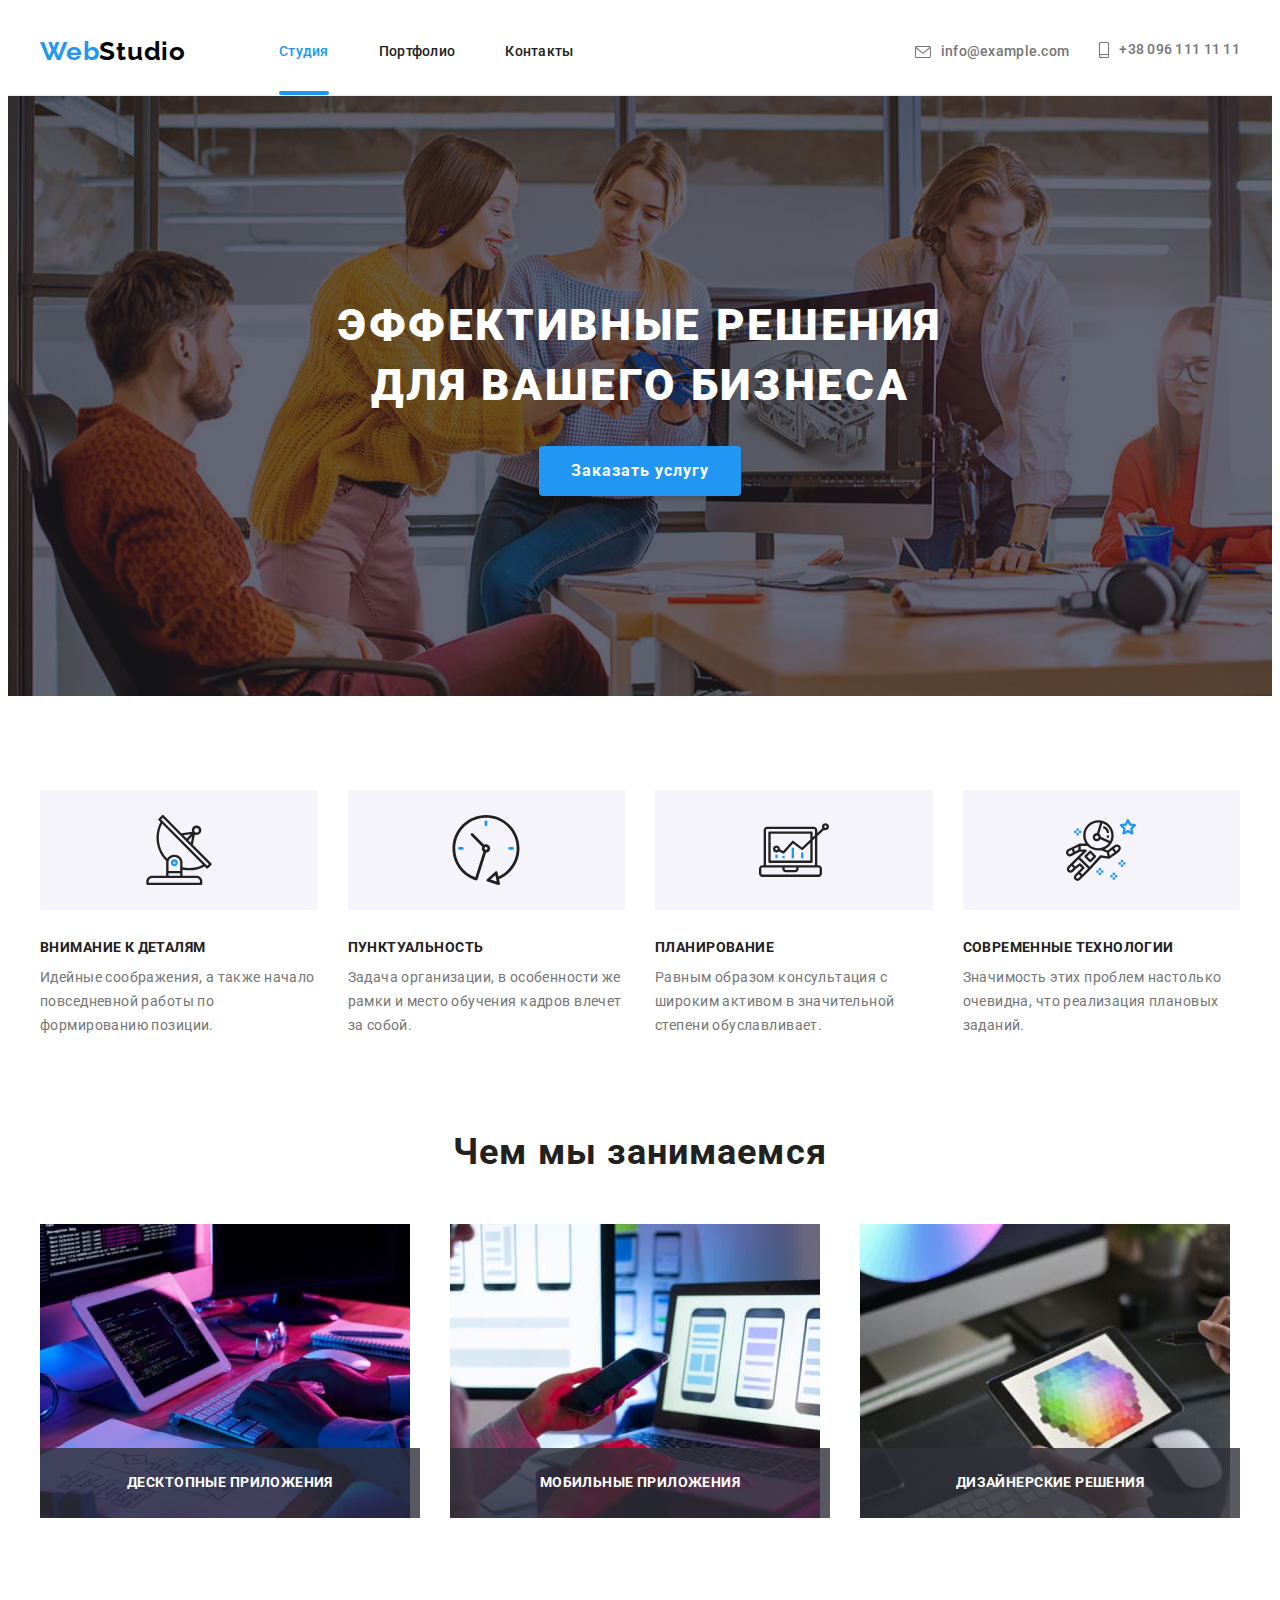
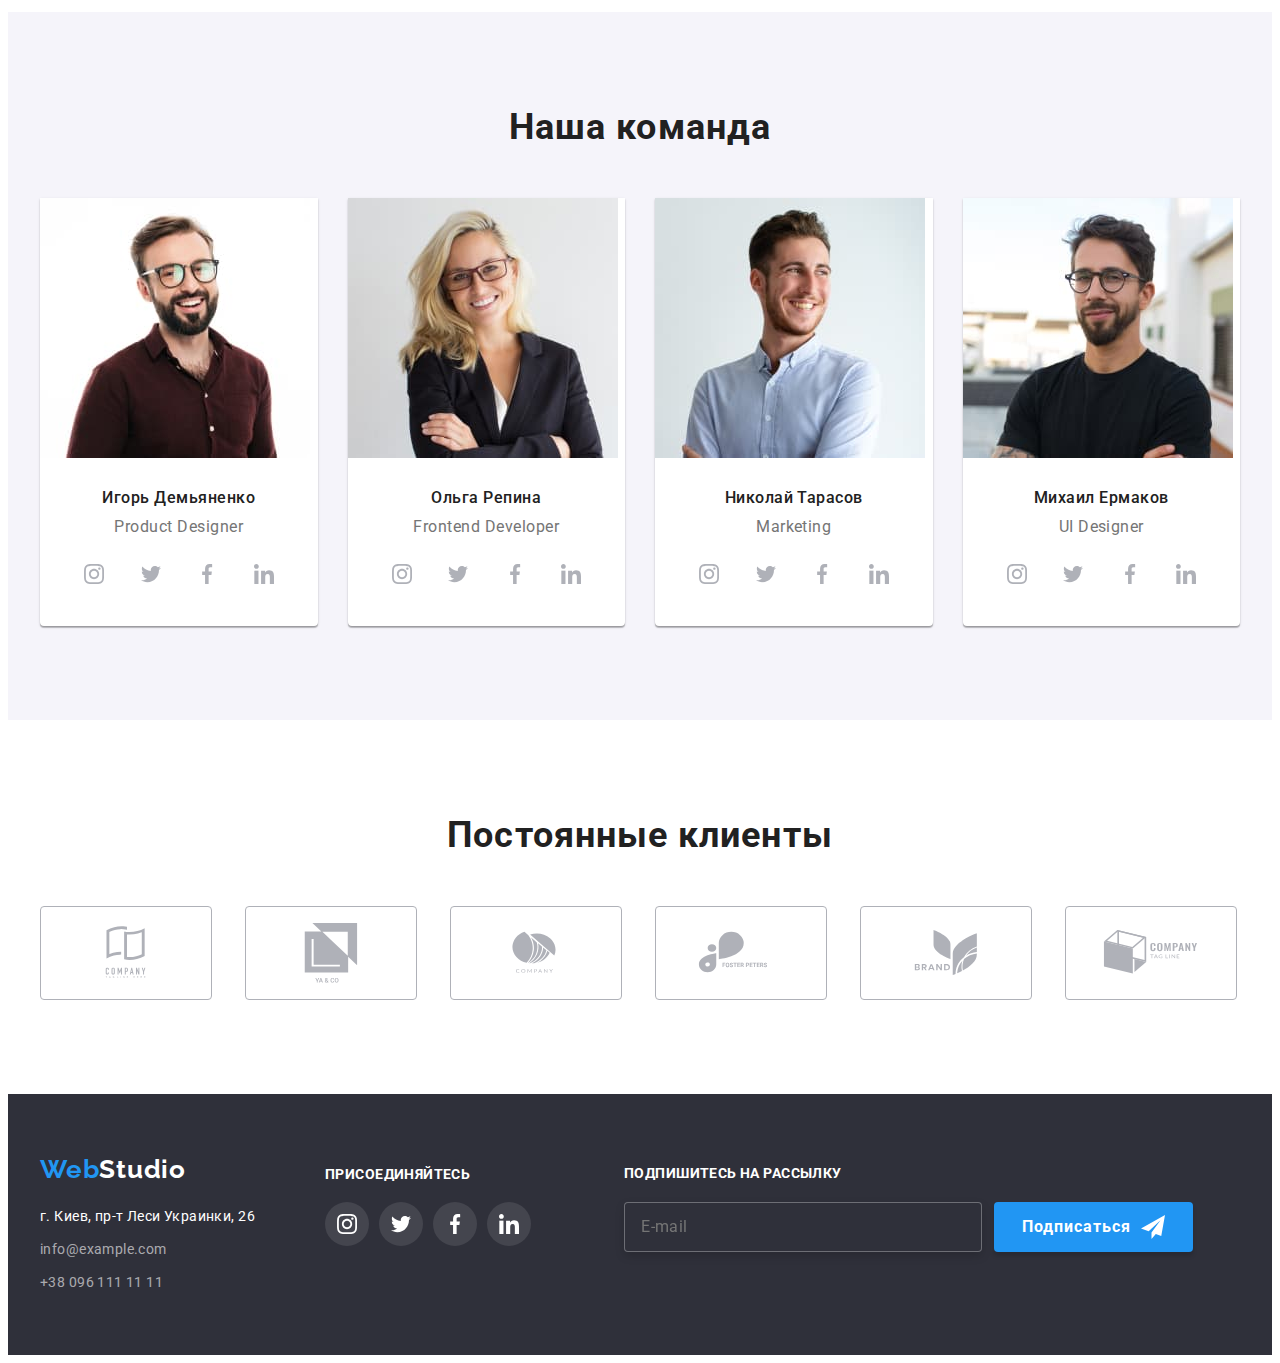
<file: index.html>
<!DOCTYPE html>
<html lang="ru">
<head>
    <meta charset="UTF-8">
    <meta http-equiv="X-UA-Compatible" content="IE=edge">
    <meta name="viewport" content="width=device-width, initial-scale=1.0">
    <title>WebStudio</title>
    <link href="https://fonts.googleapis.com/css2?family=Raleway:wght@700&family=Roboto:wght@400;500;700;900&display=swap" rel="stylesheet">
    <link rel="stylesheet" href="https://cdnjs.cloudflare.com/ajax/libs/modern-normalize/1.1.0/modern-normalize.min.css" integrity="sha512-wpPYUAdjBVSE4KJnH1VR1HeZfpl1ub8YT/NKx4PuQ5NmX2tKuGu6U/JRp5y+Y8XG2tV+wKQpNHVUX03MfMFn9Q==" crossorigin="anonymous" referrerpolicy="no-referrer" />
    <link rel="stylesheet" href="./css/styles.css">
</head>
<body>
    <header class="header">
        <div class="container header-container">
            <nav class="navigation">
                <a href="/" class="logo link">Web<span class="logo-black-part">Studio</span></a>
                <ul class="menu list">
                   <li class="nav-list-item"><a href="./index.html" class="nav-link link current">Студия</a></li> 
                   <li class="nav-list-item"><a href="./portfolio.html" class="nav-link link">Портфолио</a></li>
                   <li class="nav-list-item"><a href="" class="nav-link link">Контакты</a></li>
                </ul>
            </nav>

            <ul class="header-contacts list">
                    <li class="header-contacts-item contacts-email">
                        <a href="mailto:info@example.com" class="contacts link">
                            <svg class="contacts-icon" width="16" height="12">
                                <use href="./img/symbol-defs.svg#icon-envelope"></use>
                            </svg>
                             info@example.com
                        </a>
                    </li>
                    <li class="header-contacts-item">
                        <a href="tel:+380961111111" class="contacts link">
                            <svg class="contacts-icon" width="10" height="16">
                                <use href="./img/symbol-defs.svg#icon-smartphone"></use>
                            </svg>
                            +38 096 111 11 11
                        </a>
                    </li>
            </ul>
        </div>
    </header>

    <main>
        <section class="hero">
            <div class="hero-container container">
                <h1 class="main-title">Эффективные решения<br>для вашего бизнеса</h1>
                <button type="button" class="hero-buttom" data-modal-open>Заказать услугу</button>
            </div>
            
        </section>

        <section class="feature section">
            <div class="feature-container container">
                <h2 class="feature-main-title visually-hidden">Наши преимущества</h2>
                <ul class="feature-container-item list">
                    <li class="feature-container-list">
                        <div class="feature-icon-container">
                            <svg class="feature-icon" width="70" height="70">
                                <use href="./img/symbol-defs.svg#icon-antenna"></use>
                            </svg>
                        </div>
                        <h3 class="feature-title">Внимание к деталям</h3>
                        <p class="feature-description">Идейные соображения, а также начало повседневной работы по формированию позиции.</p>
                    </li>
                    <li class="feature-container-list">
                        <div class="feature-icon-container">
                            <svg width="70" height="70">
                                <use href="./img/symbol-defs.svg#icon-clock"></use>
                            </svg>
                        </div>
                        <h3 class="feature-title">Пунктуальность</h3>
                        <p class="feature-description">Задача организации, в особенности же рамки и место обучения кадров влечет за собой.</p>
                    </li>
                    <li class="feature-container-list">
                        <div class="feature-icon-container">
                            <svg class="feature-icon" width="70" height="70">
                                <use href="./img/symbol-defs.svg#icon-diagram"></use>
                            </svg>
                        </div>
                        <h3 class="feature-title">Планирование</h3>
                        <p class="feature-description">Равным образом консультация с широким активом в значительной степени обуславливает.</p>
                    </li>
                    <li class="feature-container-list">
                        <div class="feature-icon-container">
                            <svg class="feature-icon" width="70" height="70">
                                <use href="./img/symbol-defs.svg#icon-astronaut"></use>
                            </svg>
                        </div>
                        <h3 class="feature-title">Современные технологии</h3>
                        <p class="feature-description">Значимость этих проблем настолько очевидна, что реализация плановых заданий.</p>
                    </li>
                </ul>
            </div>
        </section>
   
        <section class="direction section">
            <div class="direction-container container">
                <h2 class="direction-title">Чем мы занимаемся</h2>
                <ul class="direction-item list">
                    <li class="direction-item-list">
                        <img src="./img/program.jpg" alt="Десктопные приложения" width="370">
                        <p class="direction-item-list-name">Десктопные приложения</p>
                    </li>
                    <li class="direction-item-list">
                        <img src="./img/moby.jpg" alt="Мобильные приложения" width="370">
                        <p class="direction-item-list-name">Мобильные приложения</p>
                    </li>
                    <li class="direction-item-list">
                        <img src="./img/graph.jpg" alt="Дизайнерские решения" width="370">
                        <p class="direction-item-list-name">Дизайнерские решения</p>
                    </li>
                </ul>
            </div>
            
        </section>

        <section class="team section">
            <div class="team-container container">
                <h2 class="team-title">Наша команда</h2>
                <ul class="list team-card-item">
                    <li class="team-card">
                        <img class="team-member-photo" src="./img/demyanenko.jpg" alt="Игорь Демьяненко" width="270">
                        <div class="team-member-wrapper">
                            <h3 class="team-member">Игорь Демьяненко</h3>
                            <p lang="en" class="member-job">Product Designer</p>
                            <ul class="social-list list">
                                <li class="social-list-item">
                                    <a class="social-list-link" href="">
                                        <svg class="social-list-icon" width="20" height="20">
                                            <use href="./img/symbol-defs.svg#icon-instagram"></use>
                                        </svg>      
                                    </a>
                                </li>
                                <li class="social-list-item">
                                    <a class="social-list-link" href="">
                                        <svg class="social-list-icon"  width="20" height="20">
                                            <use href="./img/symbol-defs.svg#icon-twitter"></use>
                                        </svg> 
                                    </a>
                                </li>
                                <li class="social-list-item">
                                    <a class="social-list-link" href="">
                                        <svg class="social-list-icon" width="20" height="20">
                                            <use href="./img/symbol-defs.svg#icon-facebook"></use>
                                        </svg> 
                                    </a>
                                </li>
                                <li class="social-list-item">
                                    <a class="social-list-link" href="">
                                        <svg class="social-list-icon" width="20" height="20">
                                            <use href="./img/symbol-defs.svg#icon-linkedin"></use>
                                        </svg> 
                                    </a>
                                </li>
                            </ul>
                            
                        </div>
                    </li>
                    <li class="team-card">
                        <img class="team-member-photo" src="./img/repina.jpg" alt="Ольга Репина" width="270">
                        <div class="team-member-wrapper">
                            <h3 class="team-member">Ольга Репина</h3>
                            <p lang="en" class="member-job">Frontend Developer</p>
                            <ul class="social-list list">
                                <li class="social-list-item">
                                    <a class="social-list-link" href="">
                                        <svg class="social-list-icon" width="20" height="20">
                                            <use href="./img/symbol-defs.svg#icon-instagram"></use>
                                        </svg>      
                                    </a>
                                </li>
                                <li class="social-list-item">
                                    <a class="social-list-link" href="">
                                        <svg class="social-list-icon"  width="20" height="20">
                                            <use href="./img/symbol-defs.svg#icon-twitter"></use>
                                        </svg> 
                                    </a>
                                </li>
                                <li class="social-list-item">
                                    <a class="social-list-link" href="">
                                        <svg class="social-list-icon" width="20" height="20">
                                            <use href="./img/symbol-defs.svg#icon-facebook"></use>
                                        </svg> 
                                    </a>
                                </li>
                                <li class="social-list-item">
                                    <a class="social-list-link" href="">
                                        <svg class="social-list-icon" width="20" height="20">
                                            <use href="./img/symbol-defs.svg#icon-linkedin"></use>
                                        </svg> 
                                    </a>
                                </li>
                            </ul>
                        </div>
                     
                    </li>  
                    <li class="team-card">                 
                        <img class="team-member-photo" src="./img/tarasov.jpg" alt="Николай Тарасов" width="270">
                        <div class="team-member-wrapper">
                            <h3 class="team-member">Николай Тарасов</h3>
                            <p lang="en" class="member-job">Marketing</p>
                            <ul class="social-list list">
                                <li class="social-list-item">
                                    <a class="social-list-link" href="">
                                        <svg class="social-list-icon" width="20" height="20">
                                            <use href="./img/symbol-defs.svg#icon-instagram"></use>
                                        </svg>      
                                    </a>
                                </li>
                                <li class="social-list-item">
                                    <a class="social-list-link" href="">
                                        <svg class="social-list-icon"  width="20" height="20">
                                            <use href="./img/symbol-defs.svg#icon-twitter"></use>
                                        </svg> 
                                    </a>
                                </li>
                                <li class="social-list-item">
                                    <a class="social-list-link" href="">
                                        <svg class="social-list-icon" width="20" height="20">
                                            <use href="./img/symbol-defs.svg#icon-facebook"></use>
                                        </svg> 
                                    </a>
                                </li>
                                <li class="social-list-item">
                                    <a class="social-list-link" href="">
                                        <svg class="social-list-icon" width="20" height="20">
                                            <use href="./img/symbol-defs.svg#icon-linkedin"></use>
                                        </svg> 
                                    </a>
                                </li>
                            </ul>
                        </div>
                        
                    </li>
                    <li class="team-card">
                        <img class="team-member-photo" src="./img/yermakov.jpg" alt="Михаил Ермаков" width="270">
                        <div class="team-member-wrapper">
                            <h3 class="team-member">Михаил Ермаков</h3>
                            <p lang="en" class="member-job">UI Designer</p>
                            <ul class="social-list list">
                                <li class="social-list-item">
                                    <a class="social-list-link" href="">
                                        <svg class="social-list-icon" width="20" height="20">
                                            <use href="./img/symbol-defs.svg#icon-instagram"></use>
                                        </svg>      
                                    </a>
                                </li>
                                <li class="social-list-item">
                                    <a class="social-list-link" href="">
                                        <svg class="social-list-icon"  width="20" height="20">
                                            <use href="./img/symbol-defs.svg#icon-twitter"></use>
                                        </svg> 
                                    </a>
                                </li>
                                <li class="social-list-item">
                                    <a class="social-list-link" href="">
                                        <svg class="social-list-icon" width="20" height="20">
                                            <use href="./img/symbol-defs.svg#icon-facebook"></use>
                                        </svg> 
                                    </a>
                                </li>
                                <li class="social-list-item">
                                    <a class="social-list-link" href="">
                                        <svg class="social-list-icon" width="20" height="20">
                                            <use href="./img/symbol-defs.svg#icon-linkedin"></use>
                                        </svg> 
                                    </a>
                                </li>
                            </ul>
                        </div>
                        
                    </li>
                </ul>
            </div> 
        </section>

        <section class="clients-section section">
            <div class="clients-container container">
                <h2 class="clients-section-title">Постоянные клиенты</h2>
                <ul class="list clients-list">
                    <li class="clients-list-item">
                        <a href="" class="clients-link">
                            <svg class="clients-logo-icon" width="106" height="60">
                                <use href="./img/symbol-defs.svg#icon-logo"></use>
                            </svg>
                        </a>
                    </li>
                    <li class="clients-list-item">
                        <a href="" class="clients-link">
                            <svg class="clients-logo-icon" width="106" height="60">
                                <use href="./img/symbol-defs.svg#icon-group"></use>
                            </svg>
                        </a>
                    </li>
                    <li class="clients-list-item">
                        <a href="" class="clients-link">
                            <svg class="clients-logo-icon" width="106" height="60">
                                <use href="./img/symbol-defs.svg#icon-logo1"></use>
                            </svg>
                        </a>
                    </li>
                    <li class="clients-list-item">
                        <a href="" class="clients-link">
                            <svg class="clients-logo-icon" width="106" height="60">
                                <use href="./img/symbol-defs.svg#icon-logo2"></use>
                            </svg>
                        </a>
                    </li>
                    <li class="clients-list-item">
                        <a href="" class="clients-link">
                            <svg class="clients-logo-icon" width="106" height="60">
                                <use href="./img/symbol-defs.svg#icon-logo3"></use>
                            </svg>
                        </a>
                    </li>
                    <li class="clients-list-item">
                        <a href="" class="clients-link">
                            <svg class="clients-logo-icon" width="106" height="60">
                                <use href="./img/symbol-defs.svg#icon-logo4"></use>
                            </svg>
                        </a>
                    </li>
                </ul>
            </div>
        </section>

    </main>

    <footer class="footer">
        <div class="footer-container container">
            <div class="footer-container-address">
                <a class="footer-logo link logo" href="./index.html">Web<span class="logo-white-part">Studio</span></a>
                <address>
                    <ul class="list">
                        <li class="footer-contacts-item"><a href="/" target="_blank" class="footer-address link">г. Киев, пр-т Леси Украинки, 26</a></li>
                        <li class="footer-contacts-item"><a href="mailto:info@example.com" class="footer-email link">info@example.com</a></li>
                        <li class="footer-contacts-item"><a href="tel:+380961111111" class="footer-phone link">+38 096 111 11 11</a></li>
                    </ul>
                </address>
            </div>

            <div class="footer-container-social">
                <h3 class="footer-social-title">присоединяйтесь</h3>
                <ul class="social-list list">
                        <li class="footer-social-list-item">
                            <a class="footer-social-list-link" href="">
                                <svg class="footer-social-list-icon" width="20" height="20">
                                    <use href="./img/symbol-defs.svg#icon-instagram"></use>
                                </svg>      
                            </a>
                        </li>
                        <li class="footer-social-list-item">
                            <a class="footer-social-list-link" href="">
                                <svg class="footer-social-list-icon"  width="20" height="20">
                                    <use href="./img/symbol-defs.svg#icon-twitter"></use>
                                </svg> 
                            </a>
                        </li>
                        <li class="footer-social-list-item">
                            <a class="footer-social-list-link" href="">
                                <svg class="footer-social-list-icon" width="20" height="20">
                                    <use href="./img/symbol-defs.svg#icon-facebook"></use>
                                </svg> 
                            </a>
                        </li>
                        <li class="footer-social-list-item">
                            <a class="footer-social-list-link" href="">
                                <svg class="footer-social-list-icon" width="20" height="20">
                                    <use href="./img/symbol-defs.svg#icon-linkedin"></use>
                                </svg> 
                            </a>
                        </li>
                </ul>
            </div>
                
                <form class="footer-mail-form">
                    <p class="footer-form-title">Подпишитесь на рассылку</p>
                    <div class="footer-form-input-wrapper">
                        <input type="email" class="footer-form-input" placeholder="E-mail" name="user-email" required>
                        <button type="submit" class="footer-form-button">
                            Подписаться
                            <svg class="footer-form-icon" height="24" width="24">
                                <use href="./img/symbol-defs.svg#icon-send"></use>
                            </svg>
                        </button>    
                    </div>
                </form>
                
        </div>
   </footer>

   <div class="backdrop is-hidden" data-modal>
       <div class="modal">
            <button type="button" class="modal-close-btn" data-modal-close>
                <svg class="backdrop-close-icon" height="18" width="18">
                   <use href="./img/symbol-defs.svg#icon-close"></use>
                </svg>
            </button>
            <form class="contact-form">
                <p class="backdrop-title">Оставьте свои данные, мы вам перезвоним</p>
                <label class="contact-form-field">
                    <span class="contact-form-field-title">Имя</span> 
                    <span class="contact-form-input-wrapper">
                        <input type="text" name="user-name" class="contact-form-input" required>
                        <svg class="contact-form-icon" height="18" width="18">
                            <use href="./img/symbol-defs.svg#icon-person"></use>
                        </svg>
                    </span>
                </label>

                <label class="contact-form-field">
                    <span class="contact-form-field-title">Телефон</span> 
                    <span class="contact-form-input-wrapper">
                        <input type="tel" name="user-phone" class="contact-form-input" required>
                        <svg class="contact-form-icon" height="18" width="18">
                            <use href="./img/symbol-defs.svg#icon-phone"></use>
                        </svg>
                    </span>
                </label>

                <label class="contact-form-field">
                    <span class="contact-form-field-title">Почта</span> 
                    <span class="contact-form-input-wrapper">
                       <input type="email" name="user-email" class="contact-form-input">
                       <svg class="contact-form-icon" height="18" width="18">
                            <use href="./img/symbol-defs.svg#icon-email"></use>
                        </svg>
                    </span>
                </label>

                <label class="contact-form-field">
                    <span class="contact-form-field-title">Комментарий</span>
                    <textarea class="contact-form-input contact-form-input-message" name="user-message" placeholder="Введите текст"></textarea>
                </label>

                <div class="contact-form-checkbox-wrapper">
                    <input type="checkbox" name="accept-policy" class="contact-form-checkbox visually-hidden" id="policy-checkbox" required />
                    <label for="policy-checkbox" class="contact-form-checkbox-label">Соглашаюсь с рассылкой и принимаю&nbsp;
                        <a class="contract-conditions-link" href="">Условия договора</a>
                    </label>
                </div>

                <button type="submit" class="contact-form-button">Отправить</button>
            </form>
       </div>
    </div>
<script src="./js/modal.js"></script>
</body>
</html>
</file>
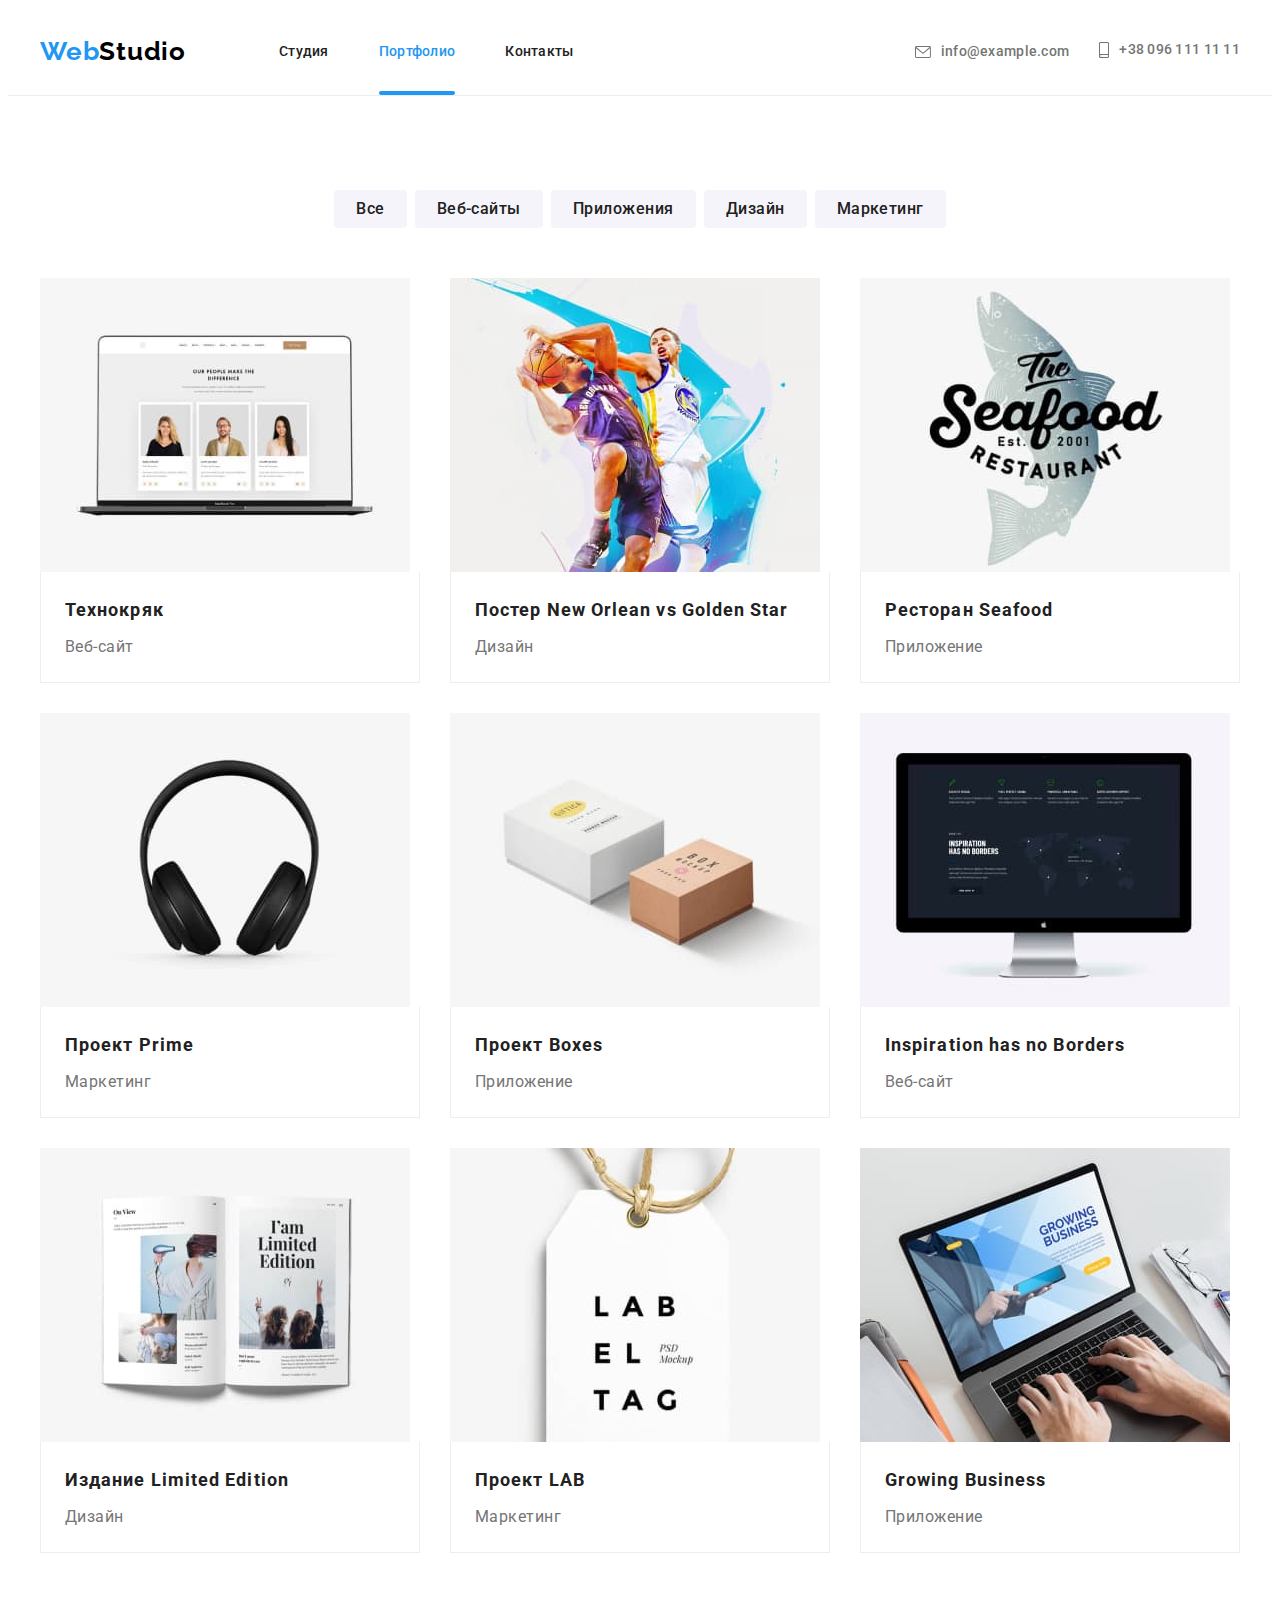
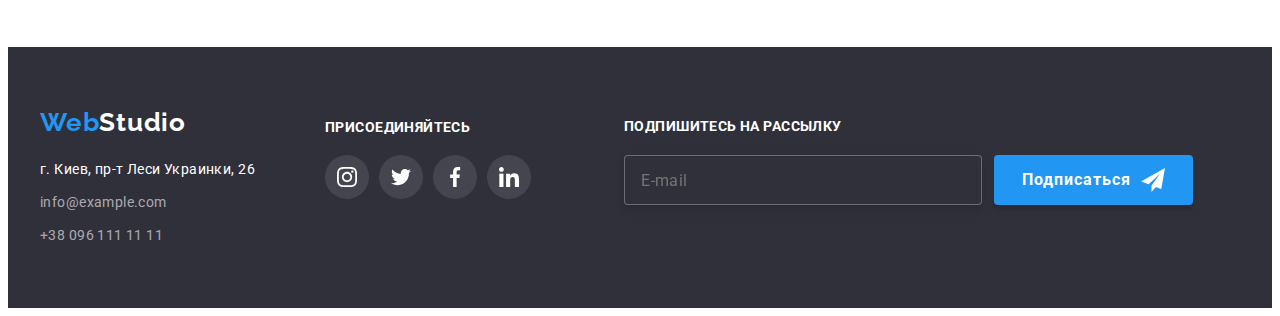
<file: portfolio.html>
<!DOCTYPE html>
<html lang="ru">
<head>
    <meta charset="UTF-8">
    <meta http-equiv="X-UA-Compatible" content="IE=edge">
    <meta name="viewport" content="width=device-width, initial-scale=1.0">
    <title>Portfolio</title>
    <link href="https://fonts.googleapis.com/css2?family=Raleway:wght@700&family=Roboto:wght@400;500;700;900&display=swap" rel="stylesheet">
    <link rel="stylesheet" href="https://cdnjs.cloudflare.com/ajax/libs/modern-normalize/1.1.0/modern-normalize.min.css" integrity="sha512-wpPYUAdjBVSE4KJnH1VR1HeZfpl1ub8YT/NKx4PuQ5NmX2tKuGu6U/JRp5y+Y8XG2tV+wKQpNHVUX03MfMFn9Q==" crossorigin="anonymous" referrerpolicy="no-referrer" />
    <link rel="stylesheet" href="./css/styles.css">
</head>
<body>
    <header class="header">
        <div class="container header-container">
            <nav class="navigation">
                <a href="./index.html" class="logo link">Web<span class="logo-black-part">Studio</span></a>
                <ul class="menu list">
                   <li class="nav-list-item"><a href="./index.html" class="nav-link link">Студия</a></li> 
                   <li class="nav-list-item"><a href="./portfolio.html" class="nav-link link current">Портфолио</a></li>
                   <li class="nav-list-item"><a href="" class="nav-link link">Контакты</a></li>
                </ul>
            </nav>

            <ul class="header-contacts list">
                    <li class="header-contacts-item contacts-email">
                        <a href="mailto:info@example.com" class="contacts link">
                            <svg class="contacts-icon" width="16" height="12">
                                <use href="./img/symbol-defs.svg#icon-envelope"></use>
                            </svg>
                             info@example.com
                        </a>
                    </li>
                    <li class="header-contacts-item">
                        <a href="tel:+380961111111" class="contacts link">
                            <svg class="contacts-icon" width="10" height="16">
                                <use href="./img/symbol-defs.svg#icon-smartphone"></use>
                            </svg>
                            +38 096 111 11 11
                        </a>
                    </li>
            </ul>
        </div>
    </header>

    <main>
        <section class="portfolio section">
            <div class="portfolio-container container">
                <h2 class="portfolio-title visually-hidden">Примеры работ</h2>
                <ul class="portfolio-button-list list">
                    <li class="portfolio-button-item"><button class="portfolio-button" type="button">Все</button></li>
                    <li class="portfolio-button-item"><button class="portfolio-button" type="button">Веб-сайты</button></li>
                    <li class="portfolio-button-item"><button class="portfolio-button" type="button">Приложения</button></li>
                    <li class="portfolio-button-item"><button class="portfolio-button" type="button">Дизайн</button></li>
                    <li class="portfolio-button-item"><button class="portfolio-button" type="button">Маркетинг</button></li>
                </ul> 

                <ul class="portfolio-cards-list list">
                    <li class="portfolio-cards-item">
                        <a href="" class="portfolio-cards-item-link link">
                            <div class="portfolio-cards-img-container">
                                <img src="./img/tehnokryak.jpg" alt="Технокряк" width="370">
                                <p class="overlay">
                                    Технокряк это современная площадка распространения коронавируса. Компании используют эту платформу для цифрового шпионажа и атак на защищённые сервера конкурентов.
                                </p>
                            </div>
                                
                            <div class="portfolio-container-cards-name">
                                <h3 class="project-name">Технокряк</h3>                      
                                <p class="project-type">Веб-сайт</p>
                            </div>
                        </a>
                    </li>
                    <li class="portfolio-cards-item">
                            <a href="" class="portfolio-cards-item-link link">
                                <div class="portfolio-cards-img-container">
                                    <img src="./img/new-orleano-golden-star.jpg" alt="Постер New Orlean vs Golden Star" width="370">
                                    <p class="overlay">
                                        Технокряк это современная площадка распространения коронавируса. Компании используют эту платформу для цифрового шпионажа и атак на защищённые сервера конкурентов.
                                    </p>
                                </div>
                                
                                <div class="portfolio-container-cards-name">
                                    <h3 class="project-name">Постер New Orlean vs Golden Star</h3>                      
                                    <p class="project-type">Дизайн</p>
                                </div>
                            </a>
                        </li>
                        <li class="portfolio-cards-item">
                            <a href="" class="portfolio-cards-item-link link">
                                <div class="portfolio-cards-img-container">
                                    <img src="./img/seafood.jpg" alt="Ресторан Seafood" width="370">
                                    <p class="overlay">
                                        Технокряк это современная площадка распространения коронавируса. Компании используют эту платформу для цифрового шпионажа и атак на защищённые сервера конкурентов.
                                    </p>
                                </div>
                                
                                <div class="portfolio-container-cards-name">
                                    <h3 class="project-name">Ресторан Seafood</h3>                      
                                    <p class="project-type">Приложение</p>
                                </div>
                            </a>
                        </li>
                        <li class="portfolio-cards-item">
                            <a href="" class="portfolio-cards-item-link link">
                                <div class="portfolio-cards-img-container">
                                    <img src="./img/prime.jpg" alt="Проект Prime" width="370">
                                    <p class="overlay">
                                        Технокряк это современная площадка распространения коронавируса. Компании используют эту платформу для цифрового шпионажа и атак на защищённые сервера конкурентов.
                                    </p>
                                </div>
                                
                                <div class="portfolio-container-cards-name">
                                    <h3 class="project-name">Проект Prime</h3>                      
                                    <p class="project-type">Маркетинг</p>
                                </div>
                                
                            </a>
                        </li>
                        <li class="portfolio-cards-item">
                            <a href="" class="portfolio-cards-item-link link">
                                <div class="portfolio-cards-img-container">
                                    <img src="./img/boxes.jpg" alt="Проект Boxes" width="370">
                                    <p class="overlay">
                                        Технокряк это современная площадка распространения коронавируса. Компании используют эту платформу для цифрового шпионажа и атак на защищённые сервера конкурентов.
                                    </p>
                                </div>
                                
                                <div class="portfolio-container-cards-name">
                                    <h3 class="project-name">Проект Boxes</h3>                      
                                    <p class="project-type">Приложение</p>
                                </div>
                                
                            </a>
                        </li>
                        <li class="portfolio-cards-item">
                            <a href="" class="portfolio-cards-item-link link">
                                <div class="portfolio-cards-img-container">
                                    <img src="./img/inspiration-has-no-borders.jpg" alt="Inspiration has no Borders" width="370">
                                    <p class="overlay">
                                        Технокряк это современная площадка распространения коронавируса. Компании используют эту платформу для цифрового шпионажа и атак на защищённые сервера конкурентов.
                                    </p>
                                </div>
                                
                                <div class="portfolio-container-cards-name">
                                    <h3 class="project-name" lang="en">Inspiration has no Borders</h3>                      
                                    <p class="project-type">Веб-сайт</p>
                                </div>
                                
                            </a>
                        </li>
                        <li class="portfolio-cards-item">
                            <a href="" class="portfolio-cards-item-link link">
                                <div class="portfolio-cards-img-container">
                                    <img src="./img/limited-edition.jpg" alt="Издание Limited Edition" width="370">
                                    <p class="overlay">
                                        Технокряк это современная площадка распространения коронавируса. Компании используют эту платформу для цифрового шпионажа и атак на защищённые сервера конкурентов.
                                    </p>
                                </div>
                                
                                <div class="portfolio-container-cards-name">
                                    <h3 class="project-name">Издание Limited Edition</h3>                      
                                    <p class="project-type">Дизайн</p>
                                </div>
                                
                            </a>
                        </li>
                        <li class="portfolio-cards-item">
                            <a href="" class="portfolio-cards-item-link link">
                                <div class="portfolio-cards-img-container">
                                    <img src="./img/lab.jpg" alt="Проект LAB" width="370">
                                    <p class="overlay">
                                        Технокряк это современная площадка распространения коронавируса. Компании используют эту платформу для цифрового шпионажа и атак на защищённые сервера конкурентов.
                                    </p>
                                </div>
                                
                                <div class="portfolio-container-cards-name">
                                    <h3 class="project-name">Проект LAB</h3>                      
                                    <p class="project-type">Маркетинг</p>
                                </div>
                                
                            </a>
                        </li>
                        <li class="portfolio-cards-item">
                            <a href="" class="portfolio-cards-item-link link">
                                <div class="portfolio-cards-img-container">
                                    <img src="./img/growing-business.jpg" alt="Growing Business" width="370">
                                    <p class="overlay">
                                        Технокряк это современная площадка распространения коронавируса. Компании используют эту платформу для цифрового шпионажа и атак на защищённые сервера конкурентов.
                                    </p>
                                </div>
                                
                                <div class="portfolio-container-cards-name">
                                    <h3 class="project-name" lang="en">Growing Business</h3>                      
                                    <p class="project-type">Приложение</p>
                                </div>
                            </a>
                        </li>
                </ul> 
            </div> 
        </section>
        
    </main>

    <footer class="footer">
        <div class="footer-container container">
            <div class="footer-container-address">
                <a class="footer-logo link logo" href="./index.html">Web<span class="logo-white-part">Studio</span></a>
                <address>
                    <ul class="list">
                        <li class="footer-contacts-item"><a href="/" target="_blank" class="footer-address link">г. Киев, пр-т Леси Украинки, 26</a></li>
                        <li class="footer-contacts-item"><a href="mailto:info@example.com" class="footer-email link">info@example.com</a></li>
                        <li class="footer-contacts-item"><a href="tel:+380961111111" class="footer-phone link">+38 096 111 11 11</a></li>
                    </ul>
                </address>
            </div>

            <div class="footer-container-social">
                <h3 class="footer-social-title">присоединяйтесь</h3>
                <ul class="social-list list">
                        <li class="footer-social-list-item">
                            <a class="footer-social-list-link" href="">
                                <svg class="footer-social-list-icon" width="20" height="20">
                                    <use href="./img/symbol-defs.svg#icon-instagram"></use>
                                </svg>      
                            </a>
                        </li>
                        <li class="footer-social-list-item">
                            <a class="footer-social-list-link" href="">
                                <svg class="footer-social-list-icon"  width="20" height="20">
                                    <use href="./img/symbol-defs.svg#icon-twitter"></use>
                                </svg> 
                            </a>
                        </li>
                        <li class="footer-social-list-item">
                            <a class="footer-social-list-link" href="">
                                <svg class="footer-social-list-icon" width="20" height="20">
                                    <use href="./img/symbol-defs.svg#icon-facebook"></use>
                                </svg> 
                            </a>
                        </li>
                        <li class="footer-social-list-item">
                            <a class="footer-social-list-link" href="">
                                <svg class="footer-social-list-icon" width="20" height="20">
                                    <use href="./img/symbol-defs.svg#icon-linkedin"></use>
                                </svg> 
                            </a>
                        </li>
                </ul>
            </div>

            <form class="footer-mail-form">
                    <p class="footer-form-title">Подпишитесь на рассылку</p>
                    <div class="footer-form-input-wrapper">
                        <input type="email" class="footer-form-input" placeholder="E-mail" name="user-email" required>
                        <button type="submit" class="footer-form-button">
                            Подписаться
                            <svg class="footer-form-icon" height="24" width="24">
                                <use href="./img/symbol-defs.svg#icon-send"></use>
                            </svg>
                        </button>    
                    </div>
            </form>
         </div>
   </footer>

</body>
</html>
</file>
<file: css/styles.css>
:root {
    --primary-text-color: #757575;
    --title-text-color:#212121;
    --accent-color:#2196F3;
    --primary-white-color:#FFFFFF;
    --logo-black-color:#000000;
    --hero-background-color:#2F303A;
    --hero-btm-focus:#188CE8;
    --team-background-color:#F5F4FA;
    --footer-email-phone: rgba(255, 255, 255, 0.6);
    }

body {
    background-color: var(--primary-white-color);
    color:var(--primary-text-color) ;
    font-family: Roboto, sans-serif;
    font-style: normal;
    font-weight: 400;
}

h1, h2, h3, h4, h5, h6{
    margin-top: 0;
    margin-bottom: 0;
}

ul, ol, p{
    margin-top: 0;
    margin-bottom: 0;
    padding-left: 0;
}

img {
    display: block;
    max-width: 100%;
    height: auto;
}

.list {
    list-style: none;
}

.link {
    text-decoration: none;
}

/* ------START NAVIGATION------ */

.container {
    width: 1200px;
    padding-left: 15px;
    padding-right: 15px;
    margin-left: auto;
    margin-right: auto;
}
.section{
    padding-top: 94px;
    padding-bottom: 94px;
}

.header{
    padding-top: 24px;
    padding-bottom: 25px;
    border-bottom: 1px solid #ECECEC;
}

.header-container{
    display: flex;
    align-items: center;
    justify-content: space-between;
}

.navigation{
    display: flex;
    align-items: center;
}

.menu{
    display: flex;
    align-items: center;
}

.logo {
    color: var(--accent-color);
    font-family: Raleway;
    font-weight: bold;
    font-size: 26px;
    line-height: 1.19;
    letter-spacing: 0.03em;
    margin-right: 93px;
}

.logo-black-part {
    color: var(--logo-black-color);
}

.logo-white-part{
    color: var(--primary-white-color)
}

.nav-link{
    color: var(--title-text-color);
    font-weight: 500;
    font-size: 14px;
    line-height: 1.14;
    letter-spacing: 0.02em;
    padding-top: 32px;
    padding-bottom: 32px;
    transition: color 250ms cubic-bezier(0.4, 0, 0.2, 1);
    position: relative;
}

.nav-link:hover, .nav-link:focus {
    color: var(--accent-color);
}

.nav-list-item:not(:last-child) {
    margin-right: 50px;
}

.current{
    color: var(--accent-color);
}

.current::after {
    content: "";
    background: var(--accent-color);
    border-radius: 2px;
    height: 4px;
    width: 100%;
    position: absolute;
    left: 0;
    bottom: -4px;
}

.header-contacts{
    display: flex;
    align-items: baseline;
}

.contacts {
    display: flex;
    align-items: center;
    font-weight: 500;
    font-size: 14px;
    line-height: 1.14;
    letter-spacing: 0.02em;
    color: var(--primary-text-color);
    padding-top: 10px;
    padding-bottom: 10px;
    transition: color 250ms cubic-bezier(0.4, 0, 0.2, 1);
}

.contacts-icon {
    fill: currentColor;
    margin-right: 10px;
}

.contacts:hover,
.contacts:focus {
    color: var(--accent-color);
}

.contacts-email{
    margin-right: 30px;
}

/* ------END NAVIGATION------ */

/* ------START HERO------ */

.hero-container{
    display: flex;
    flex-direction: column;
    align-items: center;
}

.hero {
    background-image: linear-gradient(
        rgba(47, 48, 58, 0.4),
        rgba(47, 48, 58, 0.4)
    ),
     url("../img/background.jpg");
    background-repeat: no-repeat;
    background-size: cover;
    background-color: #C4C4C4;
    padding: 200px 0;
    max-width: 1600px;
    margin: 0 auto;
}

.main-title {
    font-weight: 900;
    font-size: 44px;
    line-height: 1.36;
    letter-spacing: 0.06em;
    text-transform: uppercase;
    color: var(--primary-white-color);
    text-align: center;
    margin-bottom: 30px;
}

.hero-buttom {
    font-family: inherit;
    font-weight: bold;
    font-size: 16px;
    line-height: 1.88;
    letter-spacing: 0.06em;
    color: var(--primary-white-color);
    background-color: var(--accent-color);
    cursor: pointer;
    padding-left: 32px;
    padding-right: 32px;
    padding-top: 10px;
    padding-bottom: 10px;
    /* border: 1px solid var(); */
    box-shadow: 0px 4px 4px rgba(0, 0, 0, 0.15);
    border-radius: 4px;
    border: none;
    transition: background-color 250ms cubic-bezier(0.4, 0, 0.2, 1);
}

.hero-buttom:hover, .hero-buttom:focus{
    background-color: var(--hero-btm-focus);
}
/* ------END HERO------ */

/* ------START FEATURE------ */

.visually-hidden{
    position: fixed;
    transform: scale(0);
}

.feature-container-item{
    display: flex;
    flex-wrap: wrap;
    margin-left: -30px;
    margin-top: -30px;
}

.feature-title {
    font-weight: bold;
    font-size: 14px;
    line-height: 1.14;
    letter-spacing: 0.03em;
    text-transform: uppercase;
    color: var(--title-text-color);
    margin-bottom: 10px;
}

.feature-description {
    font-size: 14px;
    line-height: 1.71;
    letter-spacing: 0.03em;
}

.feature-container-list{
    flex-basis: calc((100% - 120px) / 4);
    margin-left: 30px;
    margin-top: 30px;
}
.feature-icon-container{
    background-color:var(--team-background-color);
    margin-bottom: 30px;
    height: 120px;
    display: flex;
    justify-content: center;
    align-items: center;
}

/* ------END FEATURE------ */

/* ------START direction------ */
.direction-item{
    display: flex;
    flex-wrap: wrap;
    margin-left: -30px;
    margin-top: -30px;
}

.direction-item-list{
    margin-left: 30px;
    margin-top: 30px;
    flex-basis: calc((100% - 90px) / 3);
    position: relative;
}

.direction {
    padding-top: 0px;
}

.direction-item-list-name{
    position: absolute;
    background-color: rgba(47, 48, 58, 0.8);
    font-family: 'Roboto';
    font-weight: 700;
    font-size: 14px;
    line-height: 1.14;
    text-align: center;
    letter-spacing: 0.03em;
    text-transform: uppercase;
    color: var(--primary-white-color);
    padding-top: 27px;
    padding-bottom: 27px;
    width: 100%;
    bottom: 0%;
    left: 0%;
}
/* ------END direction------ */

/* ------START TEAM------ */
.team{
    background-color:var(--team-background-color);
}

.team-title{
    margin-bottom: 50px;
    text-align: center;
}

.team-card-item{
    display: flex;
    flex-wrap: wrap;
    margin-left: -30px;
    margin-top: -30px;
}

.team-card{
    background-color: var(--primary-white-color);
    box-shadow: 0px 1px 3px rgba(0, 0, 0, 0.12), 0px 1px 1px rgba(0, 0, 0, 0.14), 0px 2px 1px rgba(0, 0, 0, 0.2);
    border-radius: 0px 0px 4px 4px;
    flex-basis: calc((100% - 120px) / 4);
    margin-left: 30px;
    margin-top: 30px;
}

.direction-title, .team-title, .feature-main-title, .portfolio-title, .clients-section-title {
    font-weight: bold;
    font-size: 36px;
    line-height: 1.17;
    letter-spacing: 0.03em;
    color: var(--title-text-color);
    text-align: center;
    margin-bottom: 50px;
}

.team-member {
    font-weight: 500;
    font-size: 16px;
    line-height: 1.19;
    letter-spacing: 0.03em;
    color: var(--title-text-color);
    margin-bottom: 10px;
    text-align: center;
}

.member-job{
    font-size: 16px;
    line-height: 1.19;
    letter-spacing: 0.03em;
    text-align: center;
    margin-bottom: 16px;
}

.team-member-wrapper{
    padding-top: 30px;
    padding-bottom: 30px;
}

.social-list {
    display: flex;
    justify-content: space-between;
}

.team-member-wrapper{
    padding-left: 32px;
    padding-right: 32px;
    padding-bottom: 30px;
}

.social-list-icon {
  fill: #AFB1B8;
  transition: fill 250ms cubic-bezier(0.4, 0, 0.2, 1);
}

.social-list-link{
    width: 44px;
    height: 44px;
    background-color: var(--primary-white-color);
    border-radius: 50%;
    display: flex;
    justify-content: center;
    align-items: center;
    transition: background-color 250ms cubic-bezier(0.4, 0, 0.2, 1);
}

.social-list-link:hover .social-list-icon,
.social-list-link:focus .social-list-icon {
    fill: var(--primary-white-color);
}

.social-list-link:hover,
.social-list-link:focus {
    background-color: var(--accent-color);
}

/* ------END TEAM------ */

/* ------START Clients Section------ */

.clients-list{
    display: flex;
    flex-wrap: wrap;
    margin-left: -30px;
    margin-top: -30px;
}

.clients-list-item{
    margin-left: 30px;
    margin-top: 30px;
    flex-basis: calc((100% - 180px) / 6); 
}

.clients-logo-icon {
    fill: #AFB1B8;
    transition: fill 250ms cubic-bezier(0.4, 0, 0.2, 1);
}

.clients-link{
border: 1px solid #AFB1B8;
border-radius: 4px;
display: flex;
justify-content: center;
align-items: center;
width: 170px;
height: 92px;
transition: border 250ms cubic-bezier(0.4, 0, 0.2, 1);
}

.clients-link:hover,
.clients-link:focus{
    border: 1px solid #2196F3;
}

.clients-link:hover .clients-logo-icon,
.clients-link:focus .clients-logo-icon{
    fill: #2196F3;
}

/* ------END Clients Section------ */


/* ------START FOOTER------ */
.footer{
    background-color: var(--hero-background-color);
    padding: 60px 0;
}
    
.footer-address{
    font-size: 14px;
    line-height: 1.71;
    letter-spacing: 0.03em;
    color: var(--primary-white-color);
    font-style: normal;
    transition: color 250ms cubic-bezier(0.4, 0, 0.2, 1);
   }

.footer-email, .footer-phone {
    font-style: normal;
    font-size: 14px;
    line-height: 1.71;
    letter-spacing: 0.03em;
    color: var(--footer-email-phone);
    transition: color 250ms cubic-bezier(0.4, 0, 0.2, 1);
}

.footer-email:hover, .footer-email:focus, .footer-phone:hover, .footer-phone:focus, .footer-address:hover, .footer-address:focus {
    color: var(--accent-color);    
}

.footer-container{
    display: flex; 
}

.footer-container-address{
    display: flex; 
    flex-direction:column;   
    margin-right: 70px;
}

.footer-logo{
    margin-bottom: 20px;
    margin-right: 0px;
}

.footer-contacts-item:not(:last-child){
    margin-bottom: 9px;
}

.footer-social-title{
    font-family: Roboto;
    font-style: normal;
    font-weight: bold;
    font-size: 14px;
    line-height: 16px;
    letter-spacing: 0.03em;
    text-transform: uppercase;
    color: var(--primary-white-color);
    margin-bottom: 20px;
}

.footer-container-social{
    display: flex;
    flex-direction: column;
    padding-top: 12px;
    margin-right: 93px;
}

.footer-social-list-link{
    width: 44px;
    height: 44px;
    background: rgba(255, 255, 255, 0.1);;
    border-radius: 50%;
    display: flex;
    justify-content: center;
    align-items: center;
    transition: background-color 250ms cubic-bezier(0.4, 0, 0.2, 1);
}

.footer-social-list-icon {
    fill: var(--primary-white-color);
    transition: fill 250ms cubic-bezier(0.4, 0, 0.2, 1);
}

.footer-social-list-item:not(:last-child){
    margin-right: 10px;
}

.footer-social-list-link:hover .social-list-icon,
.footer-social-list-link:focus .social-list-icon {
    fill: var(--primary-white-color);
}

.footer-social-list-link:hover,
.footer-social-list-link:focus {
    background-color: var(--accent-color);
}

.footer-mail-form{
    padding-top: 12px;
    display: flex;
    flex-direction: column;
}

.footer-form-title{
    display: flex;
    font-family: 'Roboto';
    font-style: normal;
    font-weight: 700;
    font-size: 14px;
    line-height: 1.14;
    letter-spacing: 0.03em;
    text-transform: uppercase;
    color: var(--primary-white-color);
    margin-bottom: 20px;
}

.footer-form-input-wrapper{
    display: flex;
    justify-content: space-between;
    align-items: center;
}

.footer-form-input{
    width: 358px;
    height: 50px;
    border: 1px solid rgba(255, 255, 255, 0.3);
    box-sizing: border-box;
    filter: drop-shadow(0px 4px 4px rgba(0, 0, 0, 0.15));
    border-radius: 4px;
    background-color: #2F303A;
    font-family: 'Roboto';
    font-style: normal;
    font-weight: 400;
    font-size: 16px;
    line-height: 1.25;
    letter-spacing: 0.03em;
    color: rgba(255, 255, 255, 0.6);
    padding: 15px 16px;
    margin-right: 12px;
}

.footer-form-button{
    display: flex;
    align-items: center;
    justify-content: space-between;
    border: none;
    padding: 10px 28px;
    background: var(--accent-color);
    box-shadow: 0px 4px 4px rgba(0, 0, 0, 0.15);
    border-radius: 4px;
    font-family: 'Roboto';
    font-style: normal;
    font-weight: 700;
    font-size: 16px;
    line-height: 1.875;
    letter-spacing: 0.06em;
    color: var(--primary-white-color);
    cursor: pointer;
    transition: background-color 250ms cubic-bezier(0.4, 0, 0.2, 1);
}

.footer-form-icon{
    margin-left: 10px;
}

.footer-form-button:focus,
.footer-form-button:hover{
    background-color: #188CE8;
}

/* ------END FOOTER------ */

/* ------START PORTFOLIO------ */

.portfolio-button-list{
    display: flex;
    margin-bottom: 50px;
   justify-content: center;

}
.portfolio-button {
    font-family: inherit;
    font-weight: 500;
    font-size: 16px;
    line-height: 1.63;
    letter-spacing: 0.03em;
    color: var(--title-text-color);
    background-color: var(--team-background-color);
    cursor: pointer;
    padding-left: 22px;
    padding-right: 22px;
    padding-top: 6px;
    padding-bottom: 6px;
    border-radius: 4px;
    border: none;
    transition: color 250ms cubic-bezier(0.4, 0, 0.2, 1), background-color 250ms cubic-bezier(0.4, 0, 0.2, 1), box-shadow 250ms cubic-bezier(0.4, 0, 0.2, 1);
}

.portfolio-button-item:not(:last-child){
    margin-right:8px;
}

.portfolio-button:hover, .portfolio-button:focus {
    background-color: var(--accent-color);
    color: var(--primary-white-color);
    box-shadow: 0px 3px 1px rgba(0, 0, 0, 0.1), 0px 1px 2px rgba(0, 0, 0, 0.08), 0px 2px 2px rgba(0, 0, 0, 0.12);
}

.portfolio-cards-list{
    background-color: var(--primary-white-color);
    display: flex;
    flex-wrap: wrap;
    margin-top: -30px;  
    margin-left: -30px;
}

.portfolio-cards-item{
    flex-basis: calc((100% - 90px) / 3);
    margin-left: 30px;
    margin-top: 30px;
    transition: box-shadow 250ms cubic-bezier(0.4, 0, 0.2, 1)
}

.portfolio-cards-item:hover,
.portfolio-cards-item:focus{
    box-shadow: 0px 3px 1px rgba(0, 0, 0, 0.1), 0px 1px 2px rgba(0, 0, 0, 0.08), 0px 2px 2px rgba(0, 0, 0, 0.12);
}

.portfolio-container-cards-name{
    padding-top: 20px;
    padding-bottom: 20px;
    padding-left: 24px;
    padding-right: 24px;
    border-bottom: 1px solid #EEEEEE;
    border-left: 1px solid #EEEEEE;
    border-right: 1px solid #EEEEEE;
}

.project-name {
    font-weight: bold;
    font-size: 18px;
    line-height: 2;
    letter-spacing: 0.06em;
    color:var(--title-text-color);
    margin-bottom: 4px;
}

.project-type{
    font-size: 16px;
    line-height: 1.88;
    letter-spacing: 0.03em;
    color: var(--primary-text-color);
}
/* ------END PORTFOLIO------ */

.backdrop{
    position: fixed;
    top: 0;
    left: 0;
    width: 100%;
    height: 100%;
    background-color: rgba(0, 0, 0, 0.2);
    transition: opacity 250ms cubic-bezier(0.4, 0, 0.2, 1), visibility 250ms cubic-bezier(0.4, 0, 0.2, 1);
}

.backdrop.is-hidden{
    opacity: 0;
    visibility: hidden;
    pointer-events: none;
}

.modal{ 
    width: 528px;
    height: 581px;
    background-color: var(--primary-white-color);
    box-shadow: 0px 1px 3px rgba(0, 0, 0, 0.12), 0px 1px 1px rgba(0, 0, 0, 0.14), 0px 2px 1px rgba(0, 0, 0, 0.2);
    border-radius: 4px;
    position: absolute;
    top: 50%;
    left: 50%;
    transform: translate(-50%, -50%);
    padding: 40px;
}

.modal-close-btn{
    position: absolute;
    top: 8px;
    right: 8px;
    width: 30px;
    height: 30px;
    background-color: var(--primary-white-color);
    border: 1px solid rgba(0, 0, 0, 0.1);
    border-radius: 50%;
    box-sizing: border-box;
    padding: 0;
    display: flex;
    justify-content: center;
    align-items: center;
    cursor: pointer;
    transition: fill 250ms cubic-bezier(0.4, 0, 0.2, 1);
}

.modal-close-btn:focus .backdrop-close-icon,
.modal-close-btn:hover .backdrop-close-icon{
    fill: var(--accent-color);
}

.modal-close-btn:focus,
.modal-close-btn:hover{
    outline: none;
}

.portfolio-cards-img-container{
    position: relative;
    overflow: hidden;
}

.overlay{
    position: absolute;
    top: 0;
    left: 0;
    width: 100%;
    height: 100%;    
    background-color: rgba(33, 150, 243, 0.9);
    color: var(--primary-white-color);
    padding: 63px 24px;
    font-family: Roboto;
    font-size: 18px;
    font-weight: 400;
    line-height: 1.56;
    letter-spacing: 0.03em;
    overflow: auto;
    transform: translateY(100%);
    transition: transform 250ms cubic-bezier(0.4, 0, 0.2, 1);
}

.portfolio-cards-item-link:hover .overlay,
.portfolio-cards-item-link:focus .overlay {
    transform: translateY(0%);
} 

.contact-form-field{
    display: block;
    margin-bottom: 10px;
}

.contact-form-input{
    width: 100%;
    height: 40px;
    border: 1px solid rgba(33, 33, 33, 0.2);
    box-sizing: border-box;
    border-radius: 4px;
    padding-left: 42px;
    transition: border 250ms cubic-bezier(0.4, 0, 0.2, 1), outline 250ms cubic-bezier(0.4, 0, 0.2, 1);
}

.contact-form-input:focus,
.contact-form-input:hover{
    outline: none;
    border: 1px solid #2196F3;
}

.contact-form-input:focus + .contact-form-icon,
.contact-form-input:hover + .contact-form-icon{
    fill: var(--accent-color);
}

.backdrop-title{
    font-family: 'Roboto';
    font-style: normal;
    font-weight: 700;
    font-size: 20px;
    line-height: 1.15;
    text-align: center;
    letter-spacing: 0.03em;
    color: var(--title-text-color);
    margin-bottom: 12px;
}

.contact-form-field-title{
    font-family: 'Roboto';
    font-style: normal;
    font-weight: 400;
    font-size: 12px;
    line-height: 1.17;
    letter-spacing: 0.01em;
    color: var(--primary-text-color);
    }
  
.contact-form-icon{
    position: absolute;
    top: 50%;
    left: 12px;
    transform: translateY(-50%);
    transition: fill 250ms cubic-bezier(0.4, 0, 0.2, 1);
}

.contact-form-input-wrapper{
    position: relative;
    display: block;
    margin-top: 4px;
}

.contact-form-input-message{
    min-height: 120px;
    resize: none;
    padding: 12px 16px;
}

.contact-form-input-message::placeholder{
    font-family: 'Roboto';
    font-style: normal;
    font-weight: 400;
    font-size: 12px;
    line-height: 1.17;
    letter-spacing: 0.01em;
    color: rgba(117, 117, 117, 0.5);
}

.contact-form-checkbox-label{
    font-family: 'Roboto';
    font-style: normal;
    font-weight: 400;
    font-size: 14px;
    line-height: 1.71;
    letter-spacing: 0.03em;
    color: var(--primary-text-color);
    display: flex;
    align-items: center;
}

.contact-form-checkbox-label::before{
    content: '';
    display: inline-block;
    width: 16px;
    height: 15px;
    cursor: pointer;
    margin-left: 12px;
    margin-right: 8px;
    border: 1px solid #000000;
    box-sizing: border-box;
    border-radius: 2px;
    transition: outline 250ms cubic-bezier(0.4, 0, 0.2, 1);
}

.contact-form-checkbox:checked + .contact-form-checkbox-label::before{
    border: none;
    background-color: var(--accent-color);
    border-radius: 2px;
    background-image: url('../img/Check.svg');
    background-repeat: no-repeat;
    background-position: center;
}

.contact-form-checkbox:focus + .contact-form-checkbox-label::before{
   outline: 1px solid #2196F3;
   border: none;
}

.contact-form-checkbox-wrapper{
    margin-bottom: 30px;
}

.contact-form-button{
    padding: 10px 55px 10px 55px;
    border: none;
    background-color: #2196F3;
    border-radius: 4px;
    box-shadow: 0px 4px 4px rgba(0, 0, 0, 0.15);
    font-family: 'Roboto';
    font-style: normal;
    font-weight: 700;
    font-size: 16px;
    line-height: 1.875;
    letter-spacing: 0.06em;
    color: var(--primary-white-color);
    display: block;
    margin: 0 auto;
    cursor: pointer;
    transition: background-color 250ms cubic-bezier(0.4, 0, 0.2, 1);
}

.contact-form-button:focus,
.contact-form-button:hover{
    background-color: #188CE8;
    outline: none;
}

.contract-conditions-link{
    font-family: 'Roboto';
    font-style: normal;
    font-weight: 400;
    font-size: 14px;
    line-height: 1.71;
    letter-spacing: 0.03em;
    color: var(--accent-color);
    text-decoration-line: underline;
}
</file>
